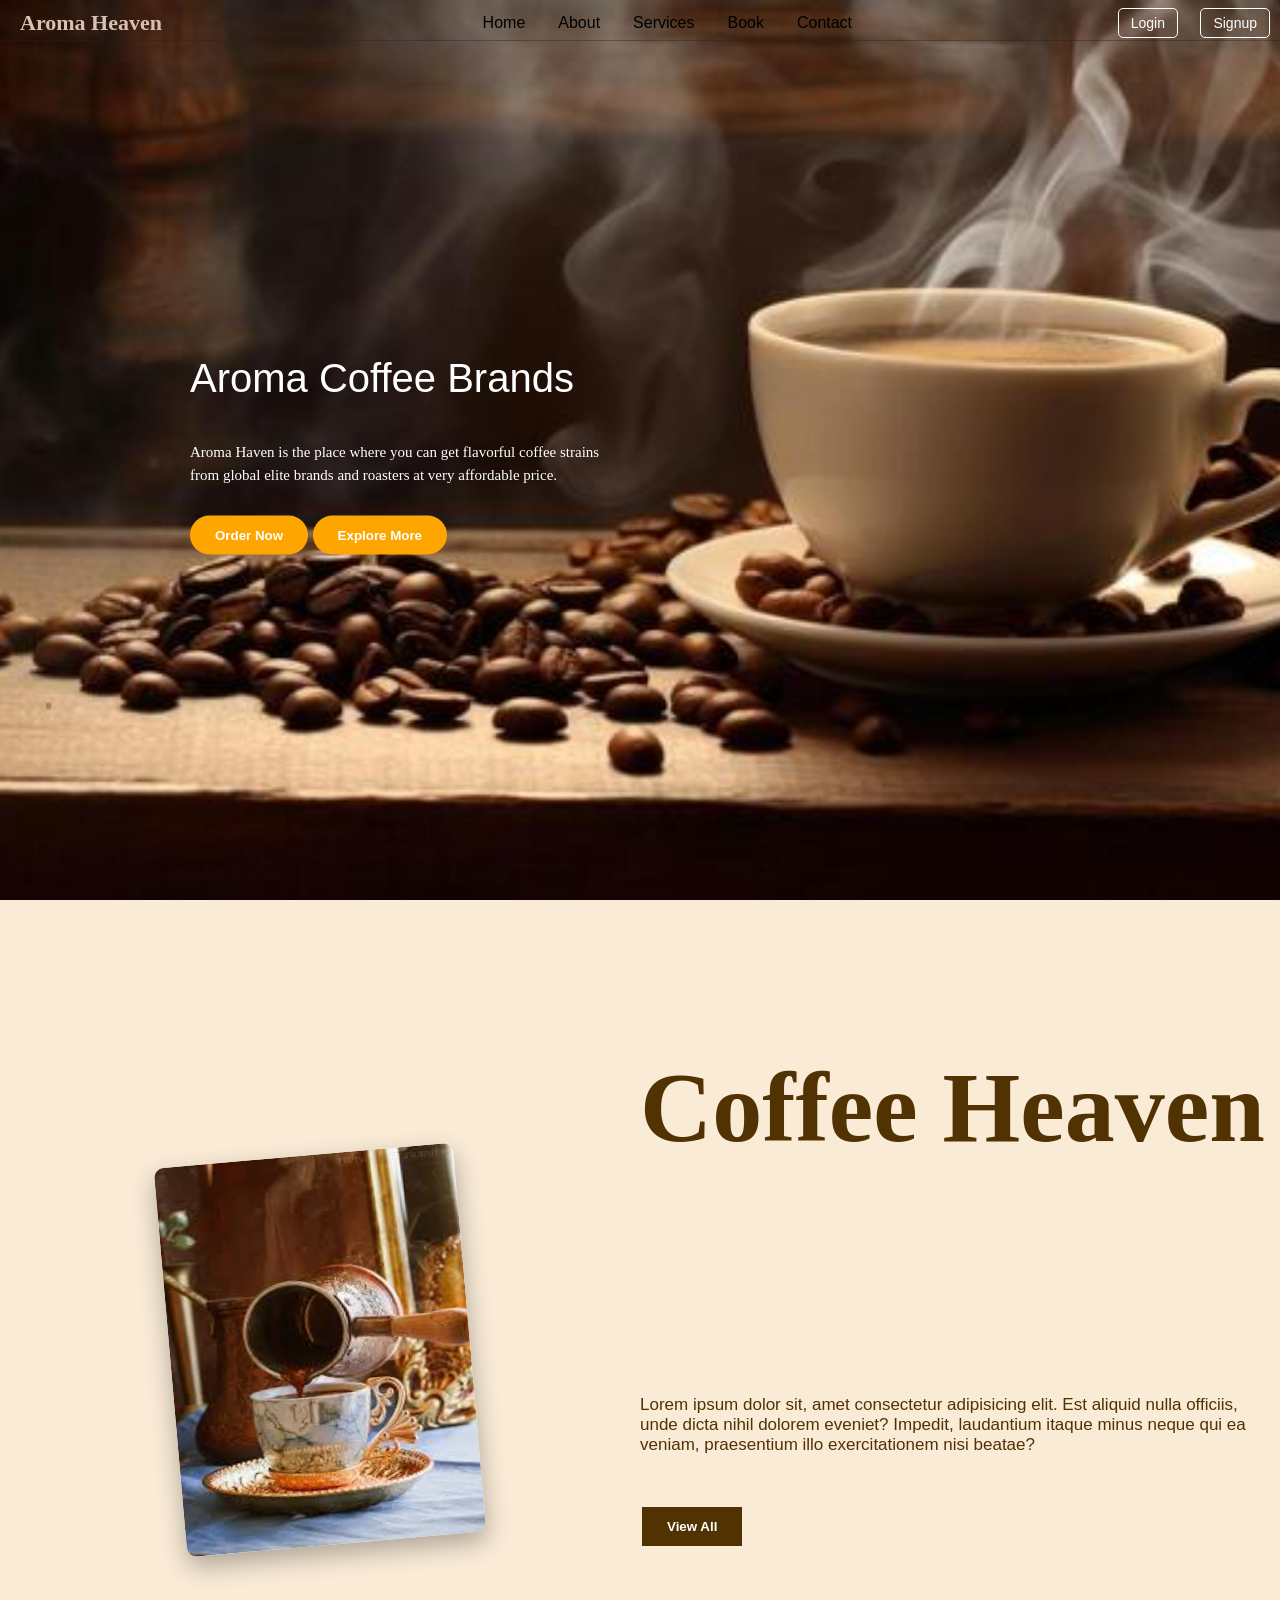
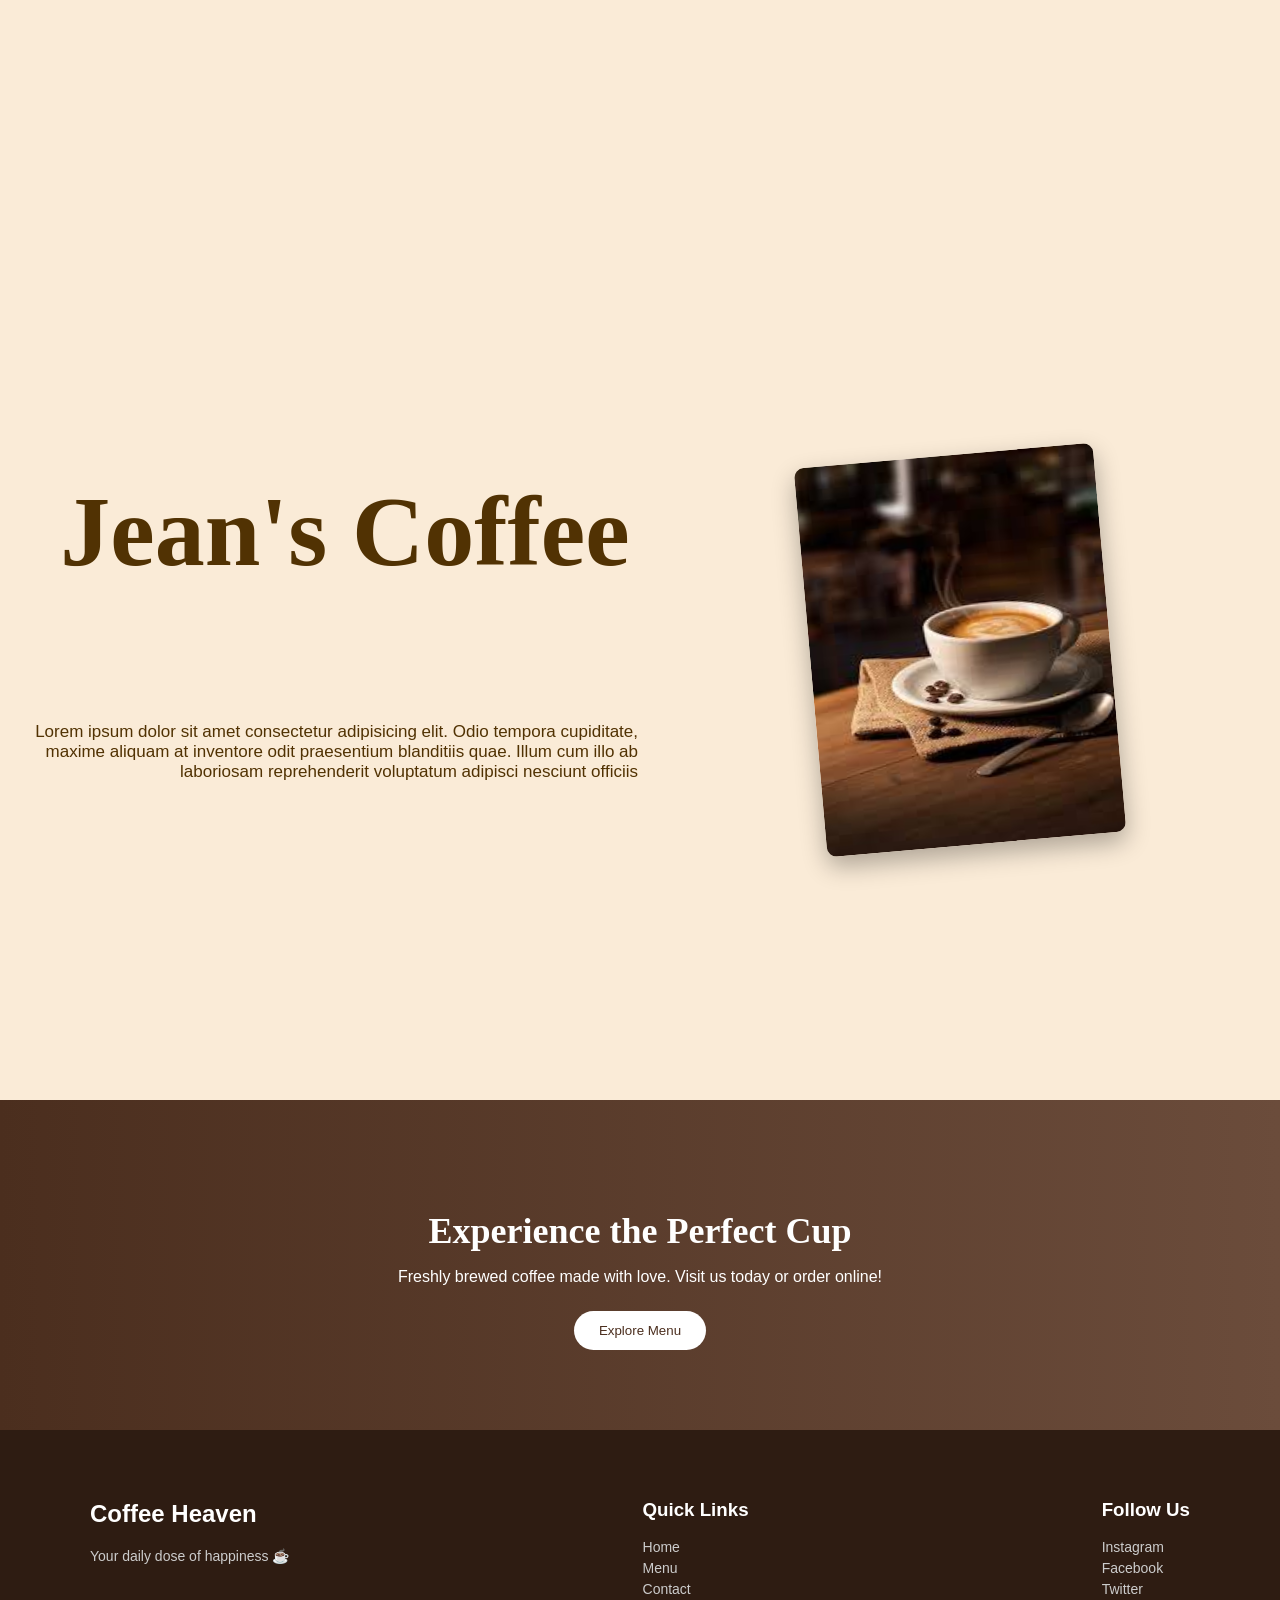
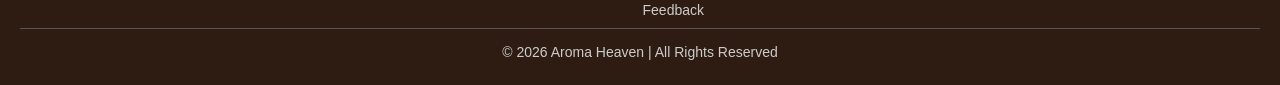
<file: index.html>
<!doctype html>
<html lang="en">
  <head>
    <meta charset="UTF-8" />
    <meta name="viewport" content="width=device-width, initial-scale=1.0" />
    <title>Aroma</title>
    <style>
      body {
        margin: 0;
        font-family: Arial, sans-serif;
        color: white;
        height: 100vh;

        background: url("/assets/ccccccc") center/cover no-repeat fixed;
      }

      header {
        position: fixed;
        top: 10px;
        width: 100%;
        height: 30px;
        background-color: transparent;
        box-shadow: transparent;
        z-index: 1000;
        border-bottom: 0.1px solid rgba(43, 34, 34, 0.4);
      }

      .navbar {
        display: flex;
        justify-content: space-between;
        align-items: center;
        margin-left: 20px;
      }

      .logo {
        font-size: 22px;
        font-weight: bold;
        color: #dac0b3;
        font-family: 'Playfair Display', serif;
      }

      .nav-links {
        display: flex;
        gap: 20px;
        text-align: center;
        margin-left: 50px;
      }

      .nav-links a {
        text-decoration: none;
        color: rgb(0, 0, 0);
        font-weight: 500;
        margin-left: 13px;
      }

      .nav-links a:hover {
        color: #fce5c3;
      }

      .auth-buttons a {
        text-decoration: none;
        padding: 6px 12px;
        margin-left: 8px;
        margin-right: 10px;
        border-radius: 5px;
        font-size: 14px;
      }

      .auth-buttons a:hover {
        color: #806946;
      }

      .login {
        border: 1px solid white;
        color: white;
      }

      .login:hover {
        border: 1px solid#806946;
      }

      .signup {
        border: 1px solid white;
        color: white;
      }
      .signup:hover {
        border: 1px solid#806946;
      }

      .hero {
        position: relative;
        width: 100%;
        height: 100vh;
      }

      .hero-img {
        display: none;
      }

      .hero-text {
        position: absolute;
        top: 50%;
        left: 190px;
        transform: translateY(-50%);
        max-width: 500px;
      }

      .hero-text h2 {
        font-size: 40px;
        margin: 10px 0;
        margin-bottom: 40px;
        font-weight: 100;
        font-family:
          "Lucida Sans", "Lucida Sans Regular", "Lucida Grande",
          "Lucida Sans Unicode", Geneva, Verdana, sans-serif;
      }

      .hero-text p {
        font-size: 15px;
        line-height: 1.5;
        margin-bottom: 30px;
        font-family: Georgia, "Times New Roman", Times, serif;
      }

      .hero-text button {
        background: orange;
        border: none;
        padding: 12px 25px;
        border-radius: 30px;
        color: white;
        font-weight: bold;
        cursor: pointer;
      }

      .hero-text button:hover {
        background: #806946;
      }
      .services {
        background-color: antiquewhite;
        height: 100vh;
        width: 100%;
        color: black;
        display: flex;
      }
      .left {
        height: 100vh;
        width: 50%;
        background-color: antiquewhite;
        display: flex;
        justify-content: center;
        align-items: center;
      }

      .left img {
        width: 300px;
        border-radius: 10px;
        height: 390px;
        transform: rotate(-5deg);
        box-shadow: 0 10px 25px rgba(0, 0, 0, 0.3);
      }
      .left img:hover {
        transform: rotate(0deg) scale(1.05);
        transition: 0.3s ease;
      }
      .right {
        height: 100vh;
        width: 50%;
        background-color: antiquewhite;
        overflow: hidden;
      }

      .up {
        height: 50%;
        width: 100%;
        display: flex;
        text-align: start;
      }

      .up h1 {
        color: #513203;
        font-size: 100px;
        font-family: "Times New Roman", Times, serif;
        margin-top: 150px;
      }

      .down {
        height: 50%;
        width: 100%;
        box-sizing: border-box;
      }
      .down p {
        color: #513203;
        text-align: start;
        font-size: 17px;
        margin-top: 45px;
      }
      .view {
        background: #513203;
        border: none;
        padding: 12px 25px;
        color: white;
        font-weight: bold;
        cursor: pointer;
        margin-top: 35px;
        margin-left: 2px;
      }

      .about {
        height: 100vh;
        width: 100%;
        background-color: rgb(199, 144, 72);
        color: black;
        text-align: center;
        display: flex;
      }
      .left2 {
        height: 100vh;
        width: 50%;
        background-color: #4a4743;
        align-items: end;
      }

      .up2 {
        height: 50%;
        width: 100%;
        background-color: antiquewhite;
        display: flex;
        align-items: center;
        justify-content: center;
      }

      .down2 {
        height: 50%;
        width: 100%;
        background-color: antiquewhite;
        display: flex;
        align-items: flex-start;
        justify-content: flex-end;
        padding: 2px;
        box-sizing: border-box;
      }
      .up2 h1 {
        color: #513203;
        font-size: 100px;
        font-family: "Times New Roman", Times, serif;
        margin-top: 280px;
        margin-left: 50px;
      }
      .down2 p {
        color: #513203;
        font-size: 17px;
        text-align: right;
        margin-top: 70px;
      }

      .right2 {
        height: 100vh;
        width: 50%;
        background-color: antiquewhite;
        display: flex;
        justify-content: center;
        align-items: center;
      }

      .right2 img {
        width: 300px;
        border-radius: 10px;
        height: 390px;
        transform: rotate(-5deg);
        box-shadow: 0 10px 25px rgba(0, 0, 0, 0.3);
      }

      .right2 img:hover {
        transform: rotate(0deg) scale(1.05);
        transition: 0.3s ease;
      }
   
.cta {
  background: linear-gradient(to right, #4b2e1e, #6b4c3b);
  color: white;
  text-align: center;
  padding: 80px 20px;
  animation: fadeInUp 1s ease;
}

.cta-content h2 {
  font-family: 'Playfair Display', serif;
  font-size: 36px;
  margin-bottom: 15px;
}

.cta-content p {
  margin-bottom: 25px;
  font-size: 16px;
}

.cta button {
  padding: 12px 25px;
  background: white;
  color: #4b2e1e;
  border: none;
  border-radius: 25px;
  cursor: pointer;
  transition: 0.3s;
  font-weight: 500;
}

.cta button:hover {
  background: #f5ede3;
  transform: scale(1.05);
}

.footer {
  background: #2e1c12;
  color: #ddd;
  padding: 50px 20px 20px;
}

.footer-container {
  display: flex;
  justify-content: space-between;
  flex-wrap: wrap;
  max-width: 1100px;
  margin: auto;
}

.footer h2, .footer h3 {
  color: white;
}

.footer p, .footer a {
  color: #ccc;
  font-size: 14px;
  text-decoration: none;
  display: block;
  margin: 5px 0;
}

.footer a:hover {
  color: #fff;
}

.footer-bottom {
  text-align: center;
  margin-top: 30px;
  font-size: 13px;
  border-top: 1px solid #555;
  padding-top: 15px;
}

@keyframes fadeInUp {
  from {
    opacity: 0;
    transform: translateY(40px);
  }
  to {
    opacity: 1;
    transform: translateY(0);
  }
}

   
</style>
  </head>

  <body>
    <header>
      <div class="navbar">
        <div class="logo"><div class="logo">Aroma Heaven</div></div>

        <div class="nav-links">
          <a href="#">Home</a>
          <a href="feedback.html">About</a>
          <a href="menu.html">Services</a>
          <a href="book.html">Book</a>
          <a href="contact.html">Contact</a>

        </div>

        <div class="auth-buttons">
          <a href="login.html" class="login">Login</a>
          <a href="signup.html" class="signup">Signup</a>
        </div>
      </div>
    </header>

    <section class="hero">
      <div class="hero-text">
        <h2>Aroma Coffee Brands</h2>
        <p>
          Aroma Haven is the place where you can get flavorful coffee strains<br />from
          global elite brands and roasters at very affordable price.
        </p>
        <button>Order Now</button>
        <button>Explore More</button>
      </div>
    </section>
    <div class="services">
      <div class="left">
        <img src="/assets/left1.jpg" alt="" />
      </div>
      <div class="right">
        <div class="up">
          <h1>Coffee Heaven</h1>
        </div>
        <div class="down">
          <p>
            Lorem ipsum dolor sit, amet consectetur adipisicing elit. Est
            aliquid nulla officiis, unde dicta nihil dolorem eveniet? Impedit,
            laudantium itaque minus neque qui ea veniam, praesentium illo
            exercitationem nisi beatae?
          </p>
          <a href="menu.html">
            <button class="view">View All</button>
          </a>
        </div>
      </div>
    </div>
    <div class="about">
      <div class="left2">
        <div class="up2">
          <h1>Jean's Coffee</h1>
        </div>
        <div class="down2">
          <p>
            Lorem ipsum dolor sit amet consectetur adipisicing elit. Odio
            tempora cupiditate, maxime aliquam at inventore odit praesentium
            blanditiis quae. Illum cum illo ab laboriosam reprehenderit
            voluptatum adipisci nesciunt officiis
          </p>
        </div>
      </div>
      <div class="right2">
        <img src="/assets/rightt.jpg" alt="" />
      </div>
    </div>
  
<section class="cta">
  <div class="cta-content">
    <h2>Experience the Perfect Cup</h2>
    <p>Freshly brewed coffee made with love. Visit us today or order online!</p>
    <a href="menu.html"><button>Explore Menu</button></a>
  </div>
</section>

<footer class="footer">
  <div class="footer-container">

    <div class="footer-brand">
      <h2>Coffee Heaven</h2>
      <p>Your daily dose of happiness ☕</p>
    </div>

    <div class="footer-links">
      <h3>Quick Links</h3>
      <a href="#">Home</a>
      <a href="menu.html">Menu</a>
      <a href="contact.html">Contact</a>
      <a href="feedback.html">Feedback</a>
    </div>

    <div class="footer-social">
      <h3>Follow Us</h3>
      <p>Instagram</p>
      <p>Facebook</p>
      <p>Twitter</p>
    </div>

  </div>

  <p class="footer-bottom">© 2026 Aroma Heaven | All Rights Reserved</p>
</footer>
</body>
  </body>
</html>
</file>
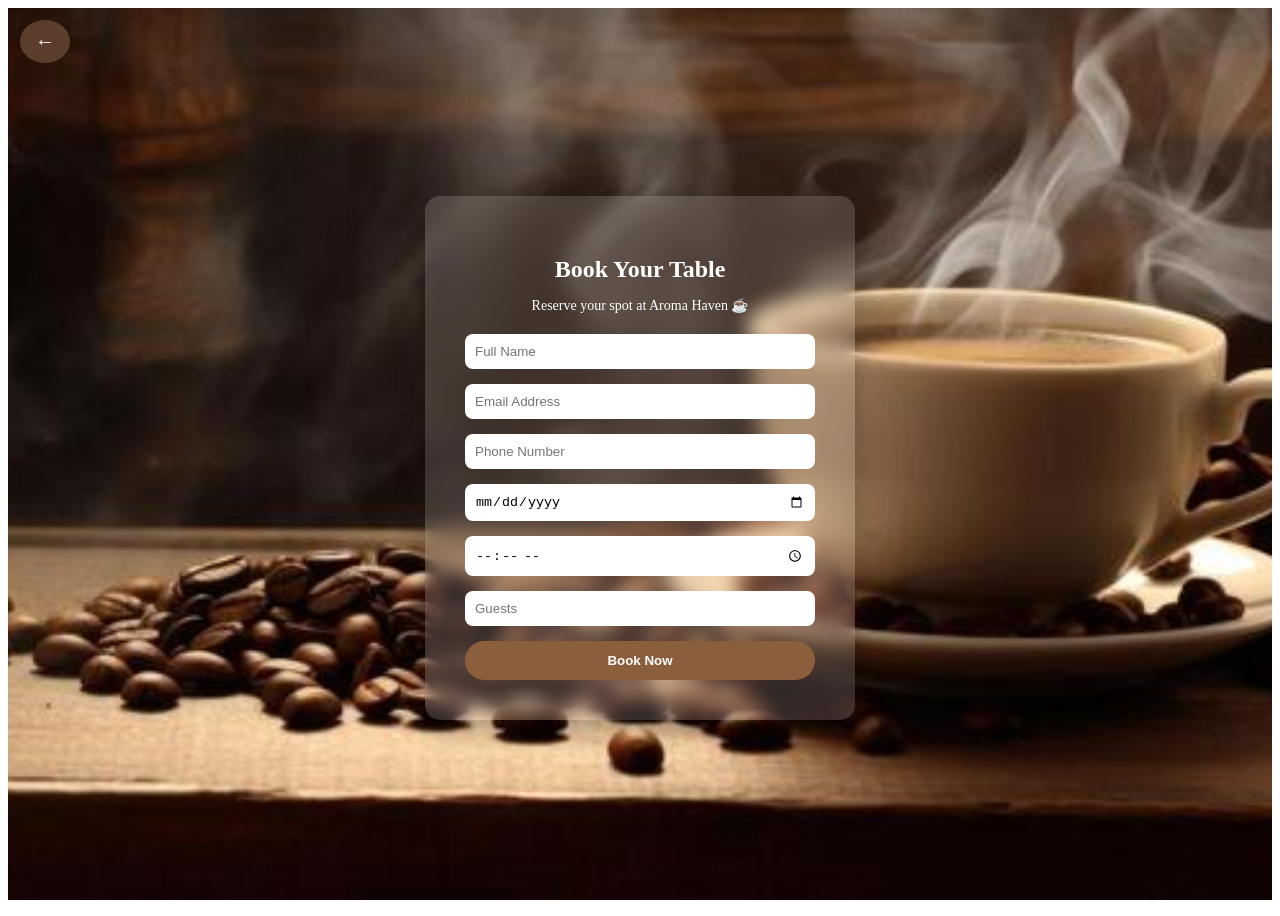
<file: book.html>
<!doctype html>
<html lang="en">
  <head>
    <meta charset="UTF-8" />
    <meta name="viewport" content="width=device-width, initial-scale=1.0" />
    <title>Document</title>
    <style>
      .back-btn {
        position: fixed;
        top: 20px;
        left: 20px;
        background: #5a3e2b;
        color: white;
        font-size: 20px;
        padding: 10px 15px;
        border-radius: 50%;
        text-decoration: none;
        z-index: 1000;
      }

      .back-btn:hover {
        transform: scale(1.1);
      }
      .booking {
        height: 100vh;
        width: 100%;
        background: url("/assets/ccccccc") center/cover no-repeat fixed;
        display: flex;
        justify-content: center;
        align-items: center;
      }

      .booking-box {
        width: 350px;
        padding: 40px;
        border-radius: 15px;

        background: rgba(255, 255, 255, 0.15);
        backdrop-filter: blur(10px);

        text-align: center;
        color: white;

        box-shadow: 0 10px 30px rgba(0, 0, 0, 0.3);
      }

      .booking-box h2 {
        margin-bottom: 10px;
      }

      .booking-box p {
        font-size: 14px;
        margin-bottom: 20px;
      }

      .booking-box form {
        display: flex;
        flex-direction: column;
        gap: 15px;
      }

      .booking-box input {
        padding: 10px;
        border-radius: 8px;
        border: none;
        outline: none;
      }

      .booking-box button {
        padding: 12px;
        border-radius: 25px;
        border: none;

        background: #8b5e3c;
        color: white;
        font-weight: bold;
        cursor: pointer;
      }

      .booking-box button:hover {
        background: #5a3b25;
      }

      .booking-box input:focus {
        box-shadow: 0 0 5px #8b5e3c;
      }
    </style>
  </head>
  <body>
    <a href="index.html" class="back-btn">←</a>
    <section class="booking">
      <div class="booking-box">
        <h2>Book Your Table</h2>
        <p>Reserve your spot at Aroma Haven ☕</p>

        <form>
          <input type="text" placeholder="Full Name" required />
          <input type="email" placeholder="Email Address" required />
          <input type="tel" placeholder="Phone Number" required />
          <input type="date" required />
          <input type="time" required />
          <input type="number" placeholder="Guests" required />

          <button type="submit">Book Now</button>
        </form>
      </div>
    </section>
  </body>
</html>
</file>
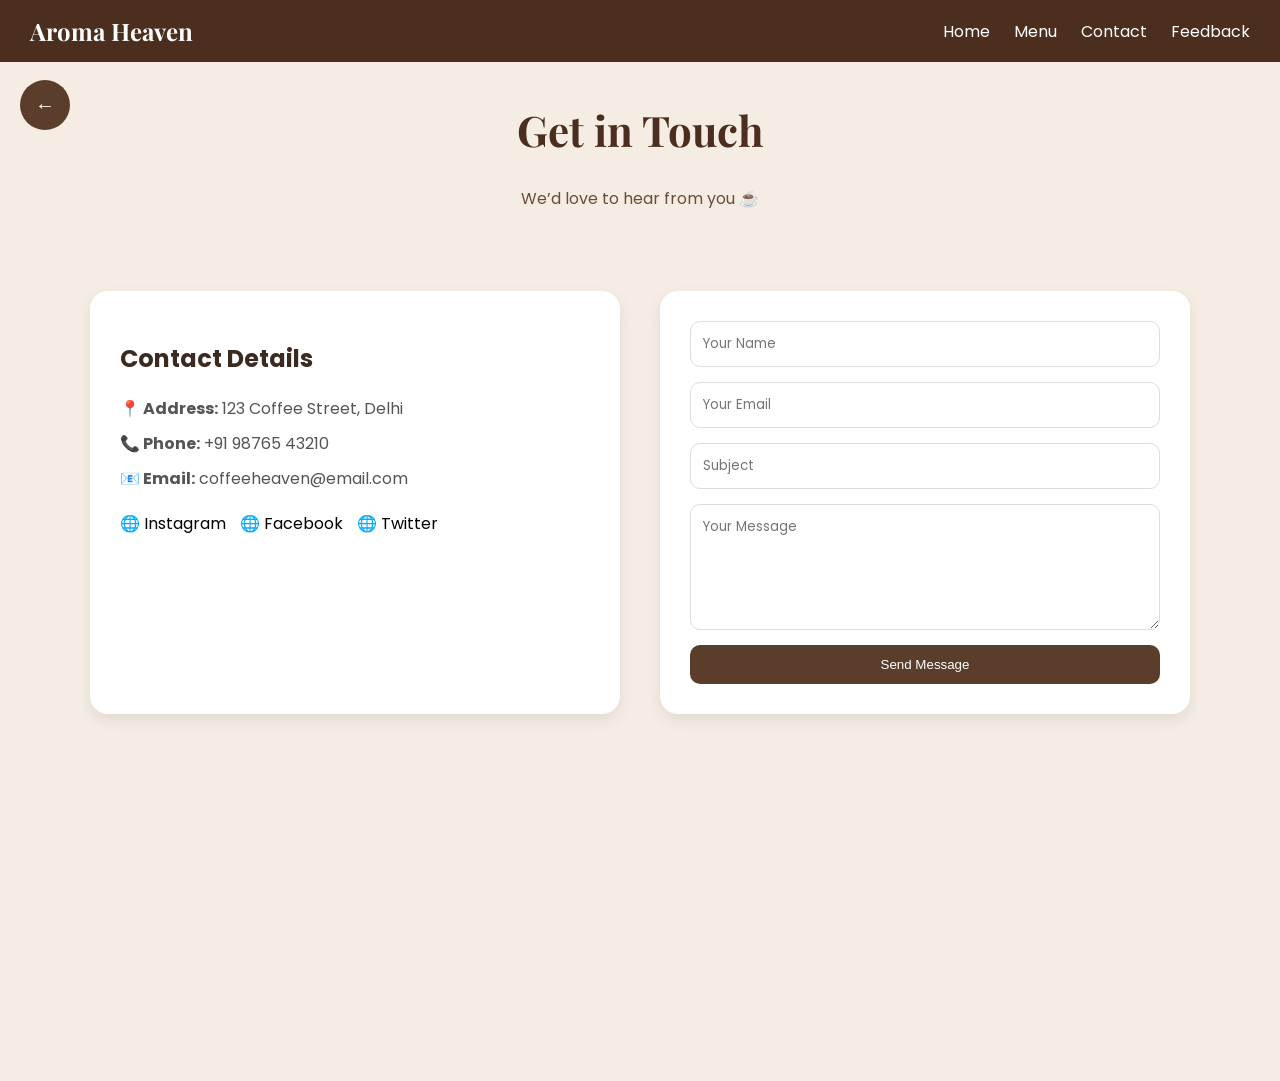
<file: contact.html>
<!DOCTYPE html>
<html lang="en">
<head>
  <meta charset="UTF-8">
  <meta name="viewport" content="width=device-width, initial-scale=1.0">
  <title>Contact Us - Coffee Heaven</title>

  <!-- Google Fonts -->
  <link href="https://fonts.googleapis.com/css2?family=Playfair+Display:wght@600&family=Poppins:wght@300;400;500&display=swap" rel="stylesheet">

  <style>
    body {
      margin: 0;
      font-family: 'Poppins', sans-serif;
      background-color: #f5ede3;
    }

    /* NAVBAR */
    .navbar {
      display: flex;
      justify-content: space-between;
      align-items: center;
      padding: 15px 30px;
      background: #4b2e1e;
      color: white;
      position: sticky;
      top: 0;
      z-index: 999;
    }

    .navbar h2 {
      margin: 0;
      font-family: 'Playfair Display', serif;
    }

    .navbar a {
      color: white;
      margin-left: 20px;
      text-decoration: none;
      font-weight: 400;
    }

    .navbar a:hover {
      text-decoration: underline;
    }

    /* BACK BUTTON */
    .back-btn {
      position: fixed;
      top: 80px;
      left: 20px;
      background: #5a3e2b;
      color: white;
      font-size: 20px;
      padding: 10px 15px;
      border-radius: 50%;
      text-decoration: none;
      z-index: 1000;
      transition: 0.3s;
    }

    .back-btn:hover {
      transform: scale(1.1);
      background: #3e2a1d;
    }

    /* TITLES */
    .title {
      text-align: center;
      font-family: 'Playfair Display', serif;
      font-size: 42px;
      color: #4b2e1e;
      margin-top: 40px;
    }

    .subtitle {
      text-align: center;
      margin-bottom: 40px;
      color: #6b4c3b;
    }

    /* LAYOUT */
    .contact-container {
      display: flex;
      gap: 40px;
      padding: 40px;
      max-width: 1100px;
      margin: auto;
      flex-wrap: wrap;
    }

    /* CONTACT INFO */
    .contact-info {
      flex: 1;
      background: #fff;
      padding: 30px;
      border-radius: 18px;
      box-shadow: 0 6px 15px rgba(0,0,0,0.08);
    }

    .contact-info h2 {
      margin-bottom: 20px;
      color: #3a2a1f;
    }

    .contact-info p {
      margin: 10px 0;
      color: #555;
    }

    .socials span {
      display: inline-block;
      margin-right: 10px;
      margin-top: 10px;
      cursor: pointer;
    }

    /* FORM */
    .contact-form {
      flex: 1;
      background: #fff;
      padding: 30px;
      border-radius: 18px;
      box-shadow: 0 6px 15px rgba(0,0,0,0.08);
    }

    .contact-form form {
      display: flex;
      flex-direction: column;
    }

    .contact-form input,
    .contact-form textarea {
      margin-bottom: 15px;
      padding: 12px;
      border-radius: 10px;
      border: 1px solid #ddd;
      transition: 0.3s;
      font-family: 'Poppins', sans-serif;
    }

    .contact-form input:focus,
    .contact-form textarea:focus {
      outline: none;
      border-color: #8b5e3c;
      box-shadow: 0 0 5px rgba(139,94,60,0.3);
    }

    .contact-form button {
      padding: 12px;
      background-color: #5a3e2b;
      color: white;
      border: none;
      border-radius: 10px;
      cursor: pointer;
      transition: 0.3s;
    }

    .contact-form button:hover {
      background-color: #3e2a1d;
    }

    /* MAP */
    .map iframe {
      width: 100%;
      height: 300px;
      border: none;
      margin-top: 20px;
    }

  </style>
</head>

<body>

<!-- NAVBAR -->
<nav class="navbar">
  <h2>Aroma Heaven</h2>
  <div>
    <a href="index.html">Home</a>
    <a href="menu.html">Menu</a>
    <a href="contact.html">Contact</a>
    <a href="feedback.html">Feedback</a>
  </div>
</nav>

<!-- BACK BUTTON -->
<a href="index.html" class="back-btn">←</a>

<h1 class="title">Get in Touch</h1>
<p class="subtitle">We’d love to hear from you ☕</p>

<div class="contact-container">

  <!-- CONTACT INFO -->
  <div class="contact-info">
    <h2>Contact Details</h2>
    <p><strong>📍 Address:</strong> 123 Coffee Street, Delhi</p>
    <p><strong>📞 Phone:</strong> +91 98765 43210</p>
    <p><strong>📧 Email:</strong> coffeeheaven@email.com</p>

    <div class="socials">
      <span>🌐 Instagram</span>
      <span>🌐 Facebook</span>
      <span>🌐 Twitter</span>
    </div>
  </div>

  <!-- CONTACT FORM -->
  <div class="contact-form">
    <form>
      <input type="text" placeholder="Your Name" required>
      <input type="email" placeholder="Your Email" required>
      <input type="text" placeholder="Subject">
      <textarea placeholder="Your Message" rows="5"></textarea>
      <button type="submit">Send Message</button>
    </form>
  </div>

</div>

<!-- MAP -->
<div class="map">
  <iframe src="https://maps.google.com/maps?q=delhi&t=&z=13&ie=UTF8&iwloc=&output=embed"></iframe>
</div>

</body>
</html>
</file>
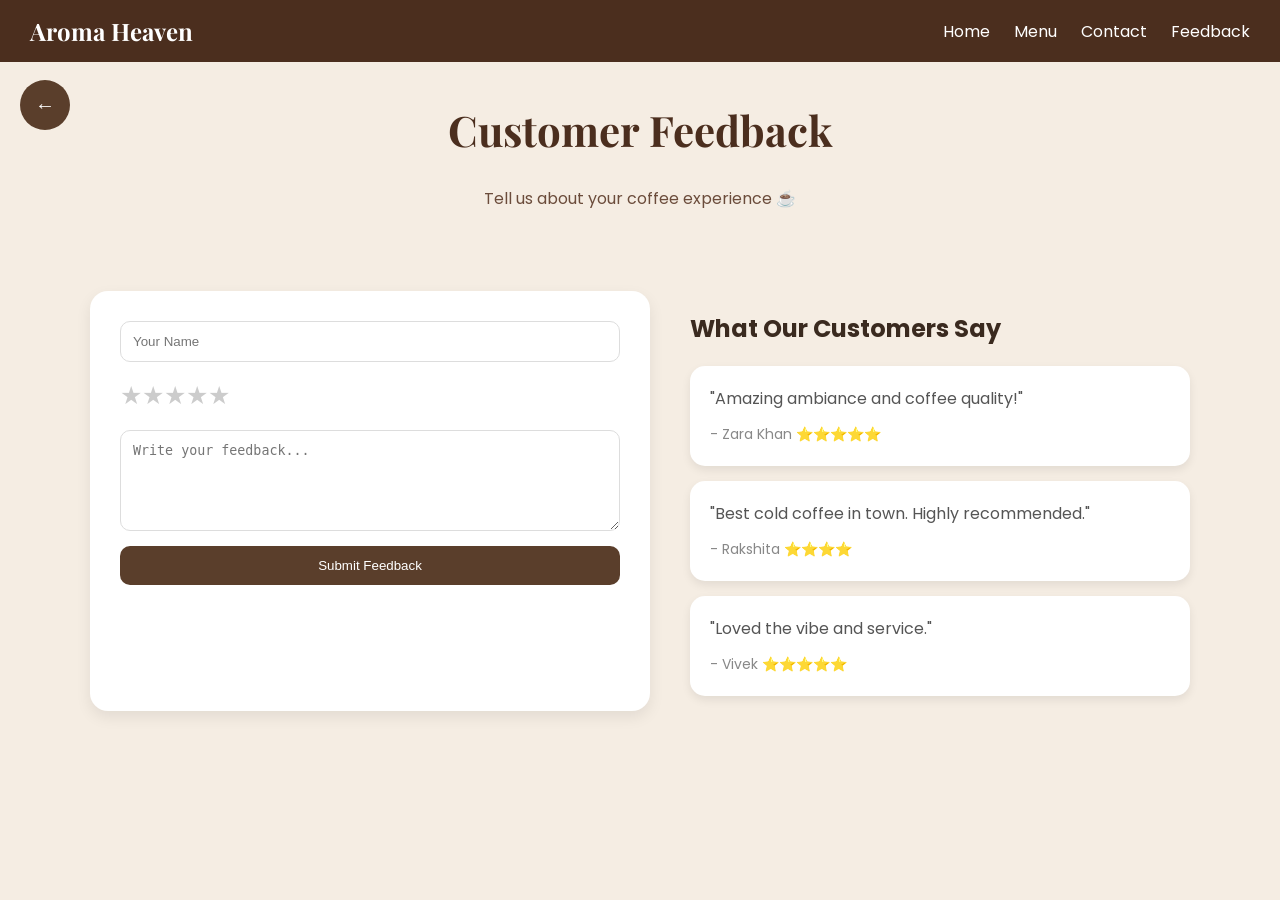
<file: feedback.html>
<!DOCTYPE html>
<html lang="en">
<head>
  <meta charset="UTF-8">
  <meta name="viewport" content="width=device-width, initial-scale=1.0">
  <title>Customer Feedback</title>

  <link href="https://fonts.googleapis.com/css2?family=Playfair+Display:wght@600&family=Poppins:wght@300;400;500&display=swap" rel="stylesheet">

  <style>
    body {
      margin: 0;
      font-family: 'Poppins', sans-serif;
      background-color: #f5ede3;
    }

    .navbar {
      display: flex;
      justify-content: space-between;
      align-items: center;
      padding: 15px 30px;
      background: #4b2e1e;
      color: white;
      position: sticky;
      top: 0;
      z-index: 999;
    }

    .navbar h2 {
      margin: 0;
      font-family: 'Playfair Display', serif;
    }

    .navbar a {
      color: white;
      margin-left: 20px;
      text-decoration: none;
    }

    .navbar a:hover {
      text-decoration: underline;
    }

    .back-btn {
      position: fixed;
      top: 80px;
      left: 20px;
      background: #5a3e2b;
      color: white;
      font-size: 20px;
      padding: 10px 15px;
      border-radius: 50%;
      text-decoration: none;
      z-index: 1000;
    }

    .back-btn:hover {
      transform: scale(1.1);
    }

    .title {
      text-align: center;
      font-family: 'Playfair Display', serif;
      font-size: 42px;
      color: #4b2e1e;
      margin-top: 40px;
    }

    .subtitle {
      text-align: center;
      margin-bottom: 40px;
      color: #6b4c3b;
    }

    .feedback-container {
      display: flex;
      gap: 40px;
      padding: 40px;
      max-width: 1100px;
      margin: auto;
      flex-wrap: wrap;
    }

    .feedback-form {
      flex: 1;
      background: white;
      padding: 30px;
      border-radius: 18px;
      box-shadow: 0 6px 15px rgba(0,0,0,0.08);
    }

    .feedback-form form {
      display: flex;
      flex-direction: column;
    }

    .feedback-form input,
    .feedback-form textarea {
      margin-bottom: 15px;
      padding: 12px;
      border-radius: 10px;
      border: 1px solid #ddd;
      transition: 0.3s;
    }

    .feedback-form input:focus,
    .feedback-form textarea:focus {
      outline: none;
      border-color: #8b5e3c;
      box-shadow: 0 0 5px rgba(139,94,60,0.3);
    }

    .feedback-form button {
      padding: 12px;
      background-color: #5a3e2b;
      color: white;
      border: none;
      border-radius: 10px;
      cursor: pointer;
      transition: 0.3s;
    }

    .feedback-form button:hover {
      background-color: #3e2a1d;
    }

    .stars {
      display: flex;
      flex-direction: row-reverse;
      justify-content: flex-end;
      margin-bottom: 15px;
    }

    .stars input {
      display: none;
    }

    .stars label {
      font-size: 25px;
      color: #ccc;
      cursor: pointer;
    }

    .stars input:checked ~ label,
    .stars label:hover,
    .stars label:hover ~ label {
      color: gold;
    }

    .reviews {
      flex: 1;
    }

    .reviews h2 {
      margin-bottom: 20px;
      color: #3a2a1f;
    }

    .review-card {
      background: white;
      padding: 20px;
      border-radius: 15px;
      margin-bottom: 15px;
      box-shadow: 0 4px 10px rgba(0,0,0,0.08);
      transition: 0.3s;
    }

    .review-card:hover {
      transform: translateY(-5px);
    }

    .review-card p {
      margin: 0 0 10px;
      color: #555;
    }

    .review-card span {
      font-size: 14px;
      color: #888;
    }

  </style>
</head>

<body>
<nav class="navbar">
  <h2>Aroma Heaven</h2>
  <div>
    <a href="index.html">Home</a>
    <a href="menu.html">Menu</a>
    <a href="contact.html">Contact</a>
    <a href="feedback.html">Feedback</a>
  </div>
</nav>

<a href="index.html" class="back-btn">←</a>

<h1 class="title">Customer Feedback</h1>
<p class="subtitle">Tell us about your coffee experience ☕</p>

<div class="feedback-container">

  <div class="feedback-form">
    <form>
      <input type="text" placeholder="Your Name" required>

      <div class="stars">
        <input type="radio" name="star" id="star5"><label for="star5">★</label>
        <input type="radio" name="star" id="star4"><label for="star4">★</label>
        <input type="radio" name="star" id="star3"><label for="star3">★</label>
        <input type="radio" name="star" id="star2"><label for="star2">★</label>
        <input type="radio" name="star" id="star1"><label for="star1">★</label>
      </div>

      <textarea placeholder="Write your feedback..." rows="5"></textarea>

      <button type="submit">Submit Feedback</button>
    </form>
  </div>

  <div class="reviews">
    <h2>What Our Customers Say</h2>

    <div class="review-card">
      <p>"Amazing ambiance and coffee quality!"</p>
      <span>- Zara Khan ⭐⭐⭐⭐⭐</span>
    </div>

    <div class="review-card">
      <p>"Best cold coffee in town. Highly recommended."</p>
      <span>- Rakshita ⭐⭐⭐⭐</span>
    </div>

    <div class="review-card">
      <p>"Loved the vibe and service."</p>
      <span>- Vivek ⭐⭐⭐⭐⭐</span>
    </div>

  </div>

</div>

</body>
</html>
</file>
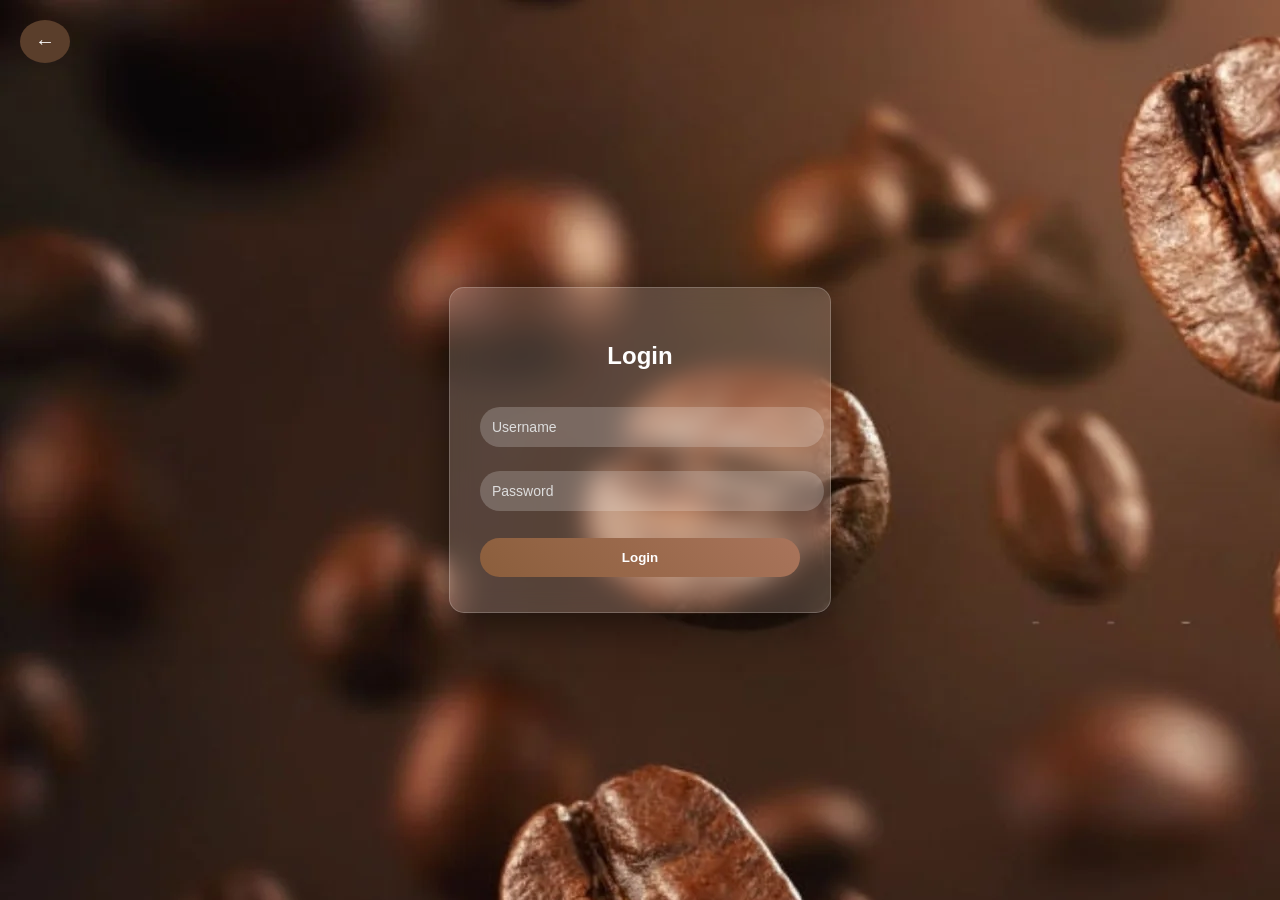
<file: login.html>
<!doctype html>
<html lang="en">
<head>
<meta charset="UTF-8">
<meta name="viewport" content="width=device-width, initial-scale=1.0">
<title>Login - Aroma Haven</title>

<style>
body {
    margin: 0;
    font-family: Arial;
    background-image: url(/assets/bg);
    display: flex;
    justify-content: center;
    align-items: center;
    height: 100vh;
}

.back-btn {
  position: fixed;
  top: 20px;
  left: 20px;
  background: #5a3e2b;
  color: white;
  font-size: 20px;
  padding: 10px 15px;
  border-radius: 50%;
  text-decoration: none;
  z-index: 1000;
}

.back-btn:hover {
  transform: scale(1.1);
}

.login-box {
    background: rgba(255, 255, 255, 0.15); /* glass effect */
    backdrop-filter: blur(12px);
    padding: 35px 30px;
    width: 320px;
    border-radius: 15px;
    text-align: center;

    box-shadow: 0 10px 40px rgba(0,0,0,0.5);
    border: 1px solid rgba(255,255,255,0.2);
}

.login-box h2 {
    margin-bottom: 25px;
    color: white;
    font-family: 'Segoe UI', Tahoma, Geneva, Verdana, sans-serif;
}

.login-box input {
    width: 100%;
    padding: 12px;
    margin: 12px 0;

    border: none;
    outline: none;
    border-radius: 25px;

    background: rgba(255,255,255,0.2);
    color: white;
    font-size: 14px;
}

.login-box input::placeholder {
    color: #ddd;
}

.login-box button {
    width: 100%;
    padding: 12px;
    margin-top: 15px;

    border: none;
    border-radius: 25px;

    background: linear-gradient(45deg, #8b5e3c, #a9745b);
    color: white;
    font-weight: bold;

    cursor: pointer;
    transition: 0.3s;
}

.login-box button:hover {
    transform: scale(1.05);
    box-shadow: 0 0 15px rgba(139,94,60,0.8);
}
</style>
</head>

<body>
<a href="index.html" class="back-btn">←</a>
<div class="login-box">
    <h2>Login</h2>
    <input type="text" placeholder="Username">
    <input type="password" placeholder="Password">
    <button>Login</button>
</div>

</body>
</html>
</file>
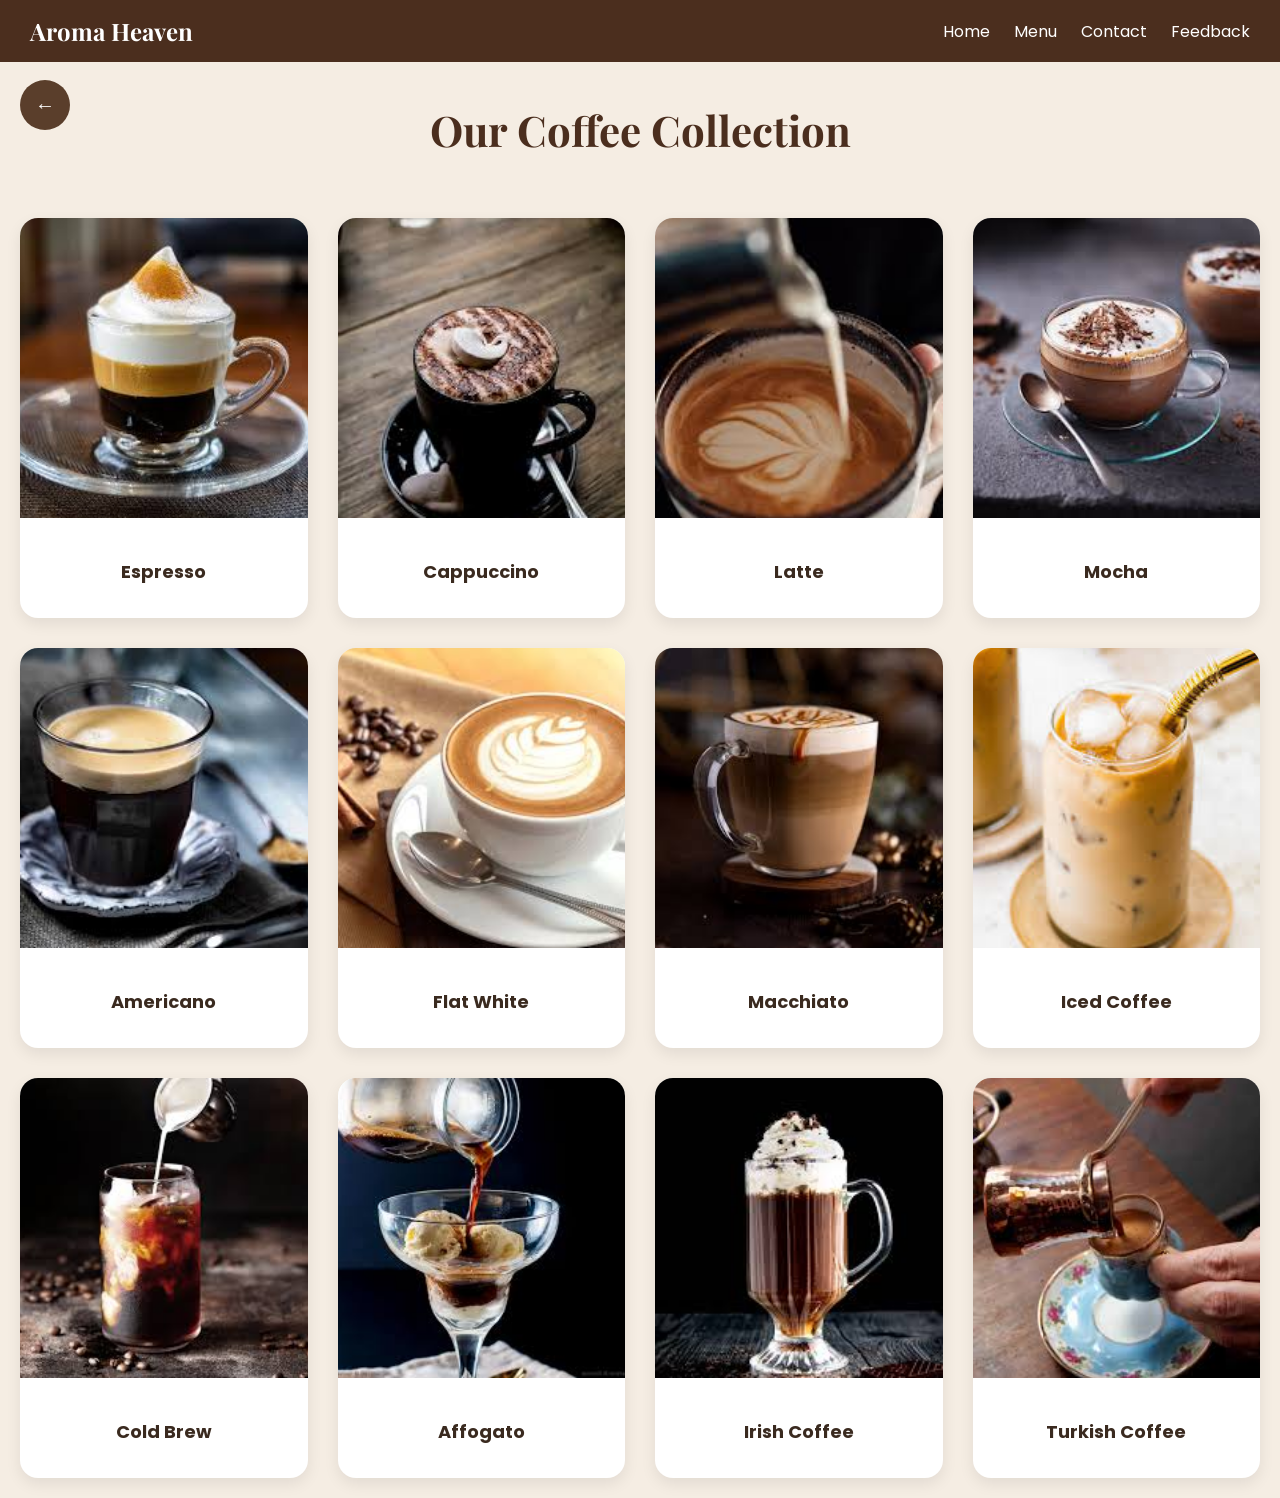
<file: menu.html>
<!DOCTYPE html>
<html lang="en">
<head>
  <meta charset="UTF-8">
  <meta name="viewport" content="width=device-width, initial-scale=1.0">
  <title>Coffee Menu</title>

  <!-- Google Fonts -->
  <link href="https://fonts.googleapis.com/css2?family=Playfair+Display:wght@600&family=Poppins:wght@300;400;500&display=swap" rel="stylesheet">

  <style>
    body {
      font-family: 'Poppins', sans-serif;
      background-color: #f5ede3;
      margin: 0;
    }

    /* NAVBAR */
    .navbar {
      display: flex;
      justify-content: space-between;
      align-items: center;
      padding: 15px 30px;
      background: #4b2e1e;
      color: white;
      position: sticky;
      top: 0;
      z-index: 999;
    }

    .navbar h2 {
      margin: 0;
      font-family: 'Playfair Display', serif;
    }

    .navbar a {
      color: white;
      margin-left: 20px;
      text-decoration: none;
    }

    .navbar a:hover {
      text-decoration: underline;
    }

    .back-btn {
      position: fixed;
      top: 80px;
      left: 20px;
      background: #5a3e2b;
      color: white;
      font-size: 20px;
      padding: 10px 15px;
      border-radius: 50%;
      text-decoration: none;
      z-index: 1000;
    }

    .back-btn:hover {
      transform: scale(1.1);
    }

    .title {
      text-align: center;
      margin: 40px 0;
      font-family: 'Playfair Display', serif;
      font-size: 42px;
      color: #4b2e1e;
    }

    .coffee-container {
      display: grid;
      grid-template-columns: repeat(auto-fit, minmax(230px, 1fr));
      gap: 30px;
      padding: 20px;
    }

    .coffee-card {
      background: white;
      border-radius: 18px;
      overflow: hidden;
      text-align: center;
      box-shadow: 0 6px 15px rgba(0,0,0,0.08);
      transition: all 0.3s ease;
      cursor: pointer;
    }

    .coffee-card img {
      width: 100%;
      height: 300px;
      object-fit: cover;
      transition: transform 0.4s ease;
    }

    .coffee-card:hover img {
      transform: scale(1.12);
    }

    .coffee-card:hover {
      transform: translateY(-8px);
      box-shadow: 0 10px 25px rgba(0,0,0,0.15);
    }

    .coffee-card h3 {
      padding: 15px;
      font-size: 18px;
      color: #3a2a1f;
    }

  </style>
</head>

<body>

<nav class="navbar">
  <h2>Aroma Heaven</h2>
  <div>
    <a href="index.html">Home</a>
    <a href="menu.html">Menu</a>
    <a href="contact.html">Contact</a>
    <a href="feedback.html">Feedback</a>
  </div>
</nav>

<a href="index.html" class="back-btn">←</a>

<h1 class="title">Our Coffee Collection</h1>

<div class="coffee-container">

  <div class="coffee-card"><img src="/assets/espresso.jpg"><h3>Espresso</h3></div>
  <div class="coffee-card"><img src="/assets/capucino.jpg"><h3>Cappuccino</h3></div>
  <div class="coffee-card"><img src="/assets/latte3.jpg"><h3>Latte</h3></div>
  <div class="coffee-card"><img src="/assets/mocha.jpg"><h3>Mocha</h3></div>

  <div class="coffee-card"><img src="/assets/americano.jpg"><h3>Americano</h3></div>
  <div class="coffee-card"><img src="/assets/flat.jpg"><h3>Flat White</h3></div>
  <div class="coffee-card"><img src="/assets/macchiato.jpg"><h3>Macchiato</h3></div>
  <div class="coffee-card"><img src="/assets/iced 1.jpg"><h3>Iced Coffee</h3></div>

  <div class="coffee-card"><img src="/assets/cold.jpg"><h3>Cold Brew</h3></div>
  <div class="coffee-card"><img src="/assets/affagato.jpg"><h3>Affogato</h3></div>
  <div class="coffee-card"><img src="/assets/irish.jpg"><h3>Irish Coffee</h3></div>
  <div class="coffee-card"><img src="/assets/turkish.jpg"><h3>Turkish Coffee</h3></div>

</div>

</body>
</html>
</file>
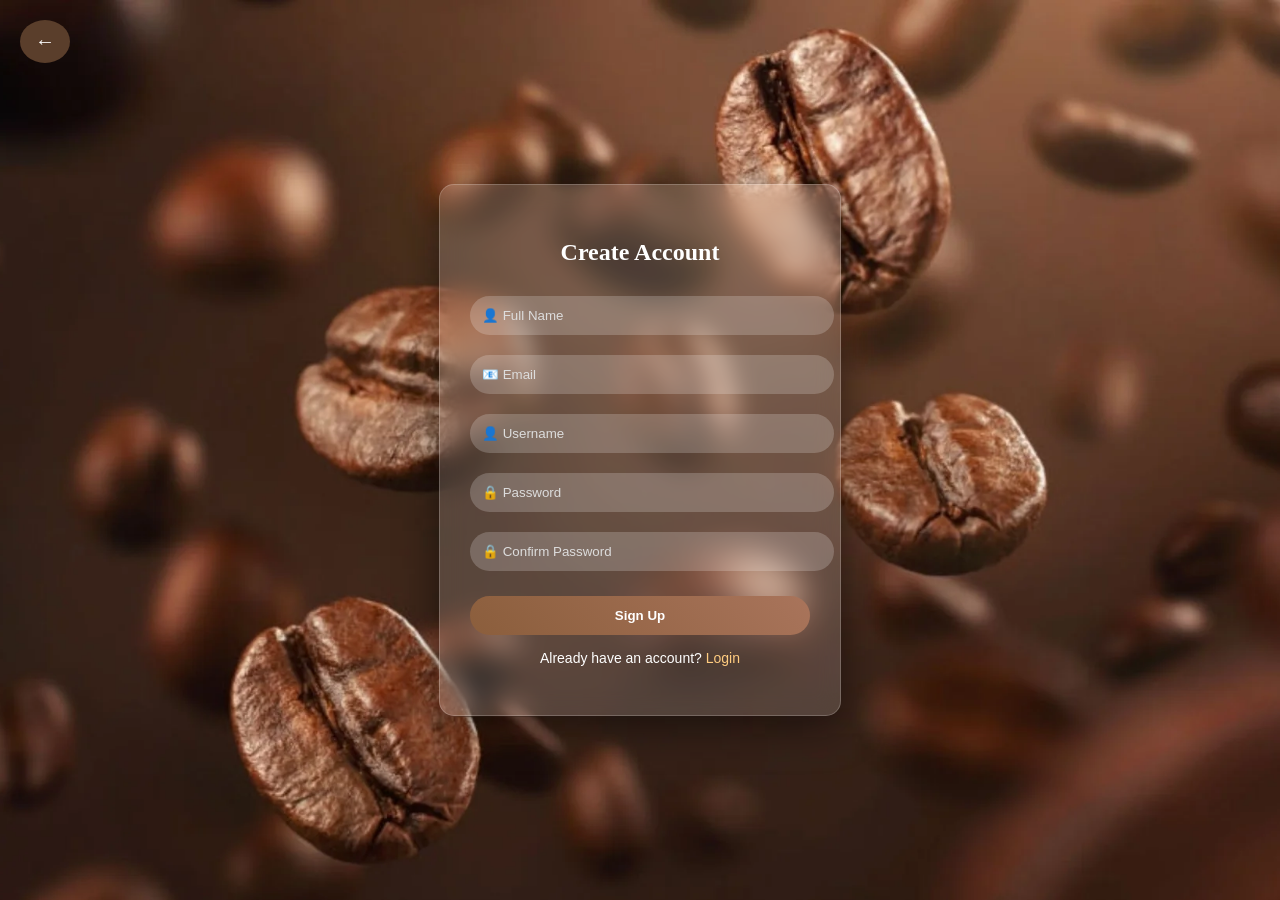
<file: signup.html>
<!doctype html>
<html lang="en">
<head>
<meta charset="UTF-8">
<meta name="viewport" content="width=device-width, initial-scale=1.0">
<title>Signup - Aroma Haven</title>

<style>

body {
    margin: 0;
    font-family: Arial, sans-serif;
    height: 100vh;
    display: flex;
    justify-content: center;
    align-items: center;
    background: url("assets/bg") no-repeat center/cover;
}

.back-btn {
  position: fixed;
  top: 20px;
  left: 20px;
  background: #5a3e2b;
  color: white;
  font-size: 20px;
  padding: 10px 15px;
  border-radius: 50%;
  text-decoration: none;
  z-index: 1000;
}

.back-btn:hover {
  transform: scale(1.1);
}

.signup-box {
    background: rgba(255, 255, 255, 0.15);
    backdrop-filter: blur(12px);
    padding: 35px 30px;
    width: 340px;
    border-radius: 15px;
    text-align: center;

    box-shadow: 0 10px 40px rgba(0,0,0,0.5);
    border: 1px solid rgba(255,255,255,0.2);
}

.signup-box h2 {
    margin-bottom: 20px;
    color: white;
    font-family: cursive;
}

.signup-box input {
    width: 100%;
    padding: 12px;
    margin: 10px 0;

    border: none;
    outline: none;
    border-radius: 25px;

    background: rgba(255,255,255,0.2);
    color: white;
}

.signup-box input::placeholder {
    color: #ddd;
}

.signup-box button {
    width: 100%;
    padding: 12px;
    margin-top: 15px;

    border: none;
    border-radius: 25px;

    background: linear-gradient(45deg, #8b5e3c, #a9745b);
    color: white;
    font-weight: bold;

    cursor: pointer;
    transition: 0.3s;
}

.signup-box button:hover {
    transform: scale(1.05);
    box-shadow: 0 0 15px rgba(139,94,60,0.8);
}

.signup-box p {
    margin-top: 15px;
    color: white;
    font-size: 14px;
}

.signup-box a {
    color: #ffcc80;
    text-decoration: none;
}

</style>
</head>

<body>
<a href="index.html" class="back-btn">←</a>
<div class="signup-box">
    <h2>Create Account</h2>

    <input type="text" placeholder="👤 Full Name">
    <input type="email" placeholder="📧 Email">
    <input type="text" placeholder="👤 Username">
    <input type="password" placeholder="🔒 Password">
    <input type="password" placeholder="🔒 Confirm Password">

    <button>Sign Up</button>

    <p>Already have an account? <a href="login.html">Login</a></p>
</div>

</body>
</html>
</file>
